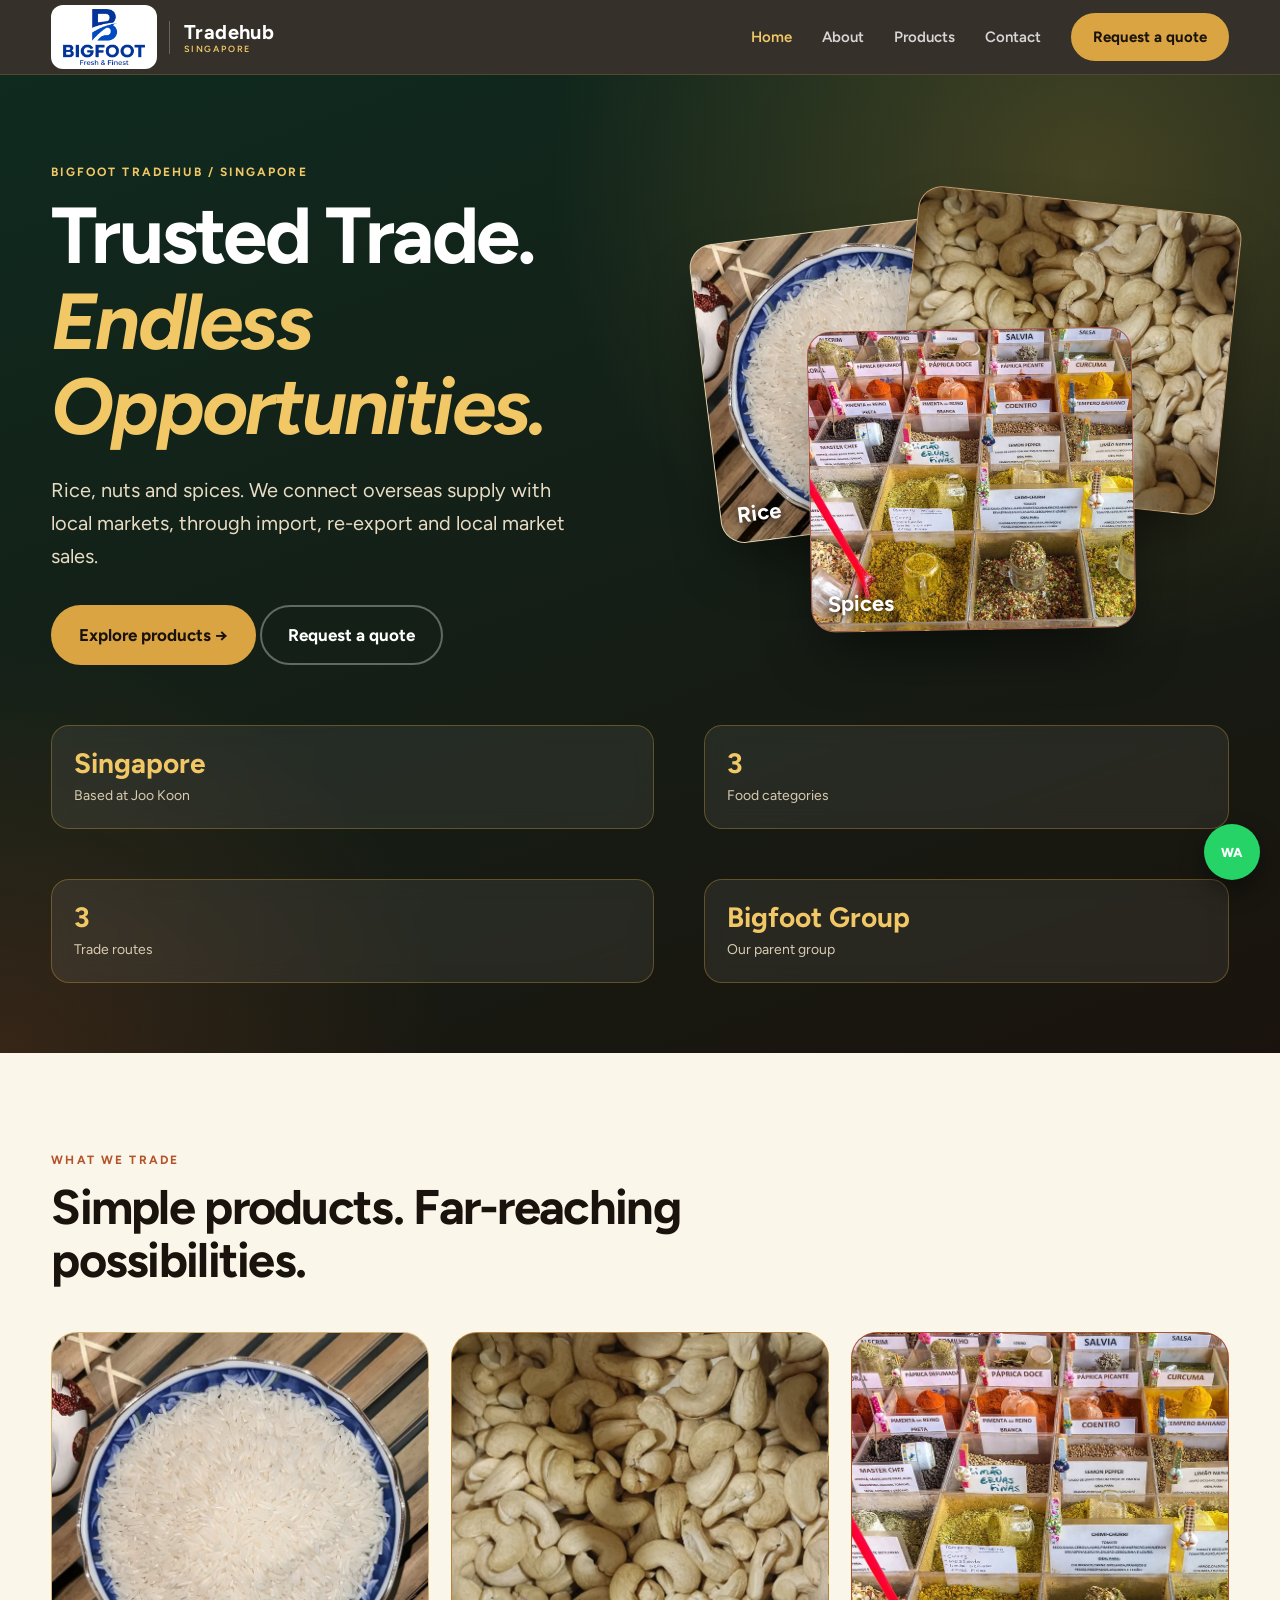
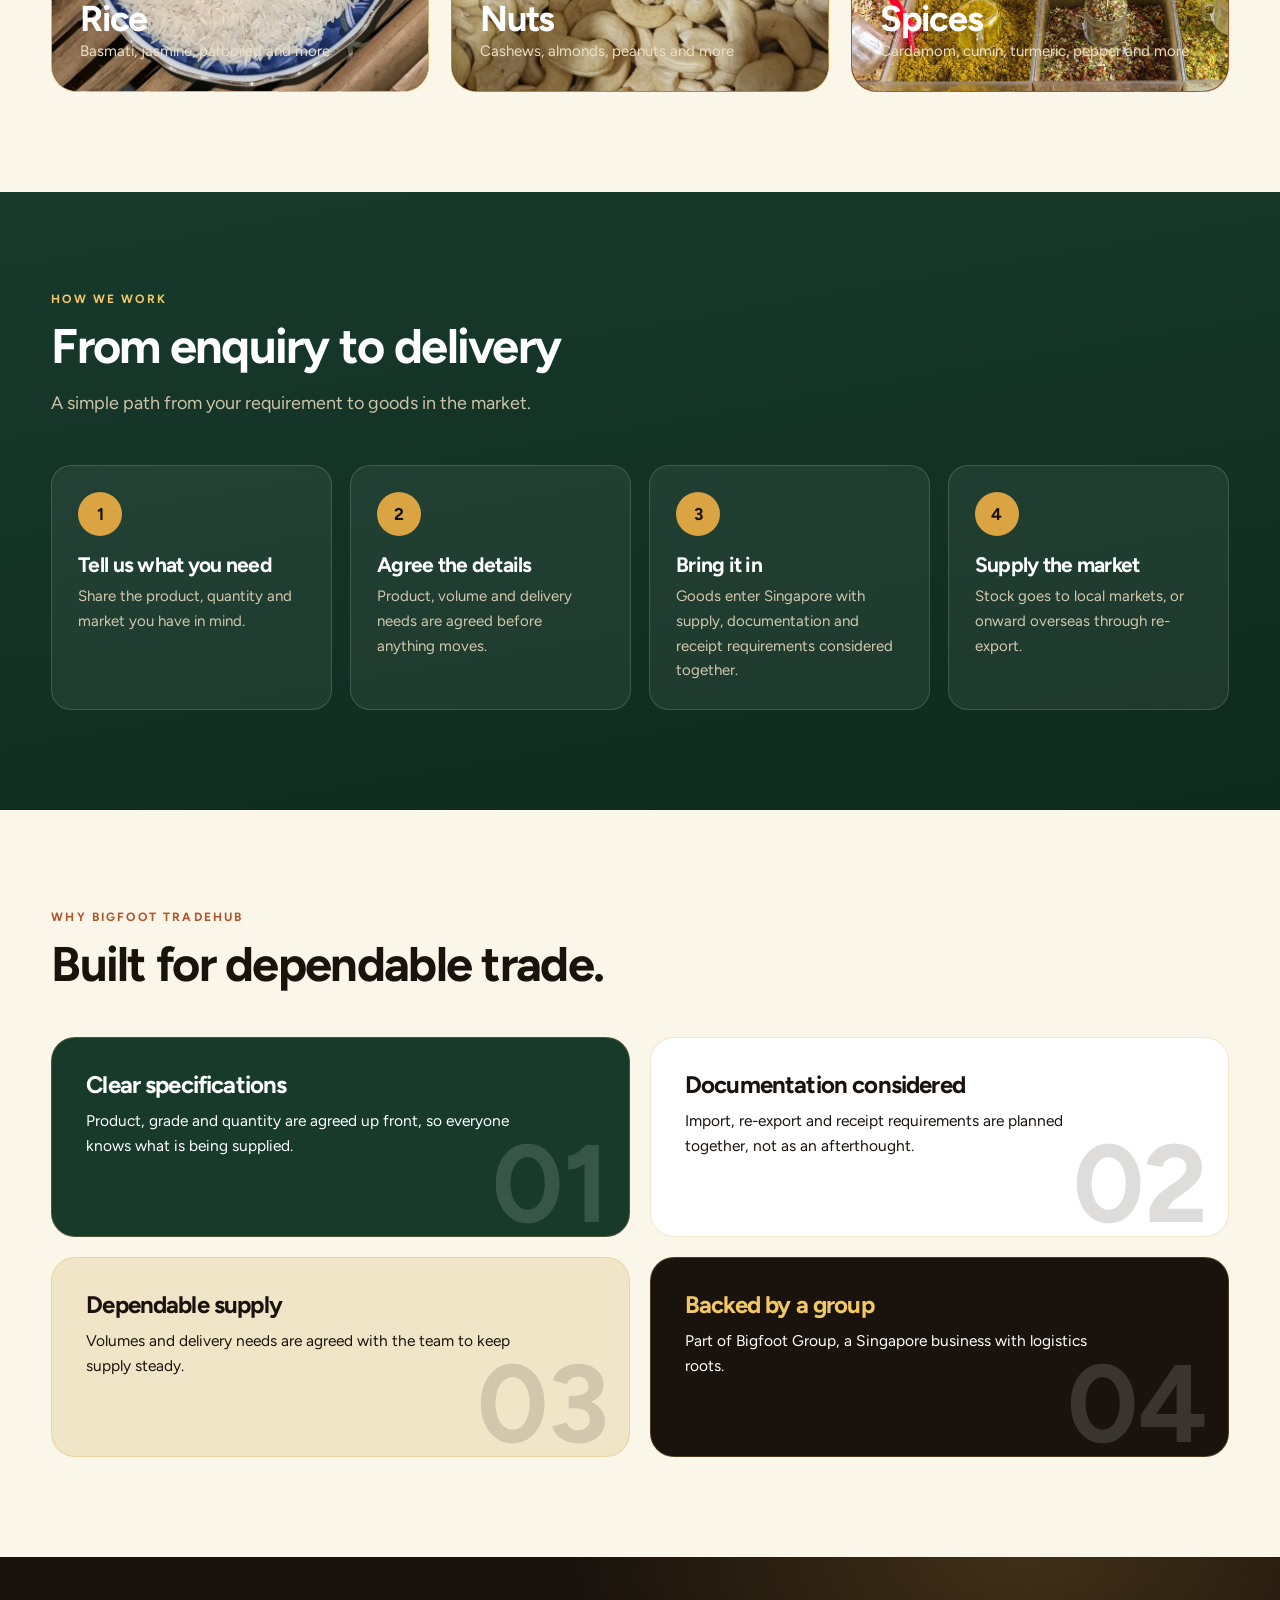
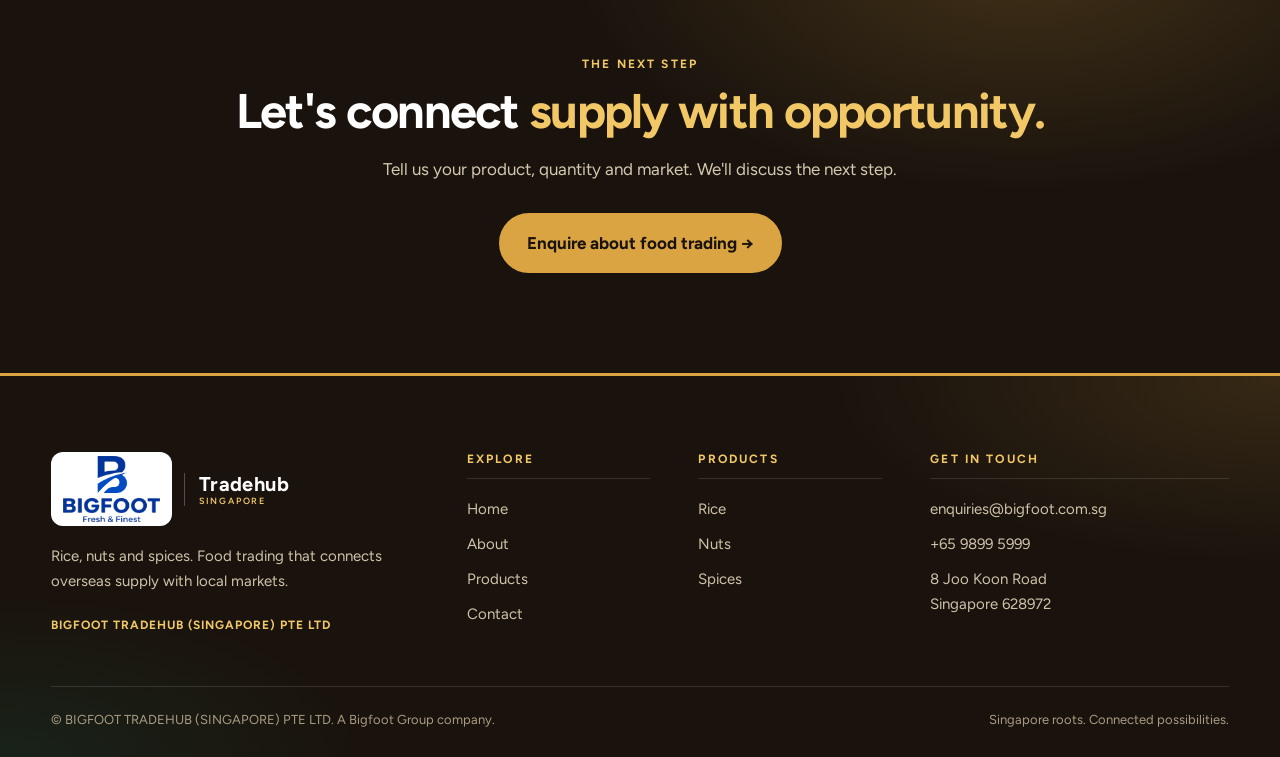
<file: index.html>
<!doctype html><html lang="en"><head><meta charset="utf-8"><meta name="viewport" content="width=device-width,initial-scale=1"><title>Rice, Nuts & Spices Trading in Singapore | Bigfoot Tradehub</title><meta name="description" content="Bigfoot Tradehub trades rice, nuts and spices: import, re-export and local market sales in Singapore."><meta name="theme-color" content="#120d09"><link rel="preconnect" href="https://fonts.googleapis.com"><link rel="preconnect" href="https://fonts.gstatic.com" crossorigin><link href="https://fonts.googleapis.com/css2?family=Figtree:wght@400;500;600;700;800&display=swap" rel="stylesheet"><link rel="stylesheet" href="styles.css"></head><body>
<header><div class="w"><a class="brand" href="index.html" aria-label="Bigfoot Tradehub home"><span class="lg"><img src="assets/images/bigfoot-tradehub-logo.png" alt="Bigfoot Tradehub"></span><span class="bt">Tradehub<small>SINGAPORE</small></span></a><button class="mt" aria-label="Menu" aria-expanded="false">&#9776;</button><nav><a href="index.html" class=on>Home</a><a href="about.html">About</a><a href="products.html">Products</a><a href="contact.html">Contact</a><a class="btn" href="contact.html">Request a quote</a></nav></div></header>
<main><section class="hero"><div class="w"><div><span class="k">Bigfoot Tradehub / Singapore</span><h1>Trusted Trade. <em>Endless Opportunities.</em></h1><p class="l">Rice, nuts and spices. We connect overseas supply with local markets, through import, re-export and local market sales.</p><a class="btn" href="products.html">Explore products &rarr;</a> <a class="btn o" href="contact.html">Request a quote</a></div>
<div class="stack" aria-hidden="true"><div><img src="assets/images/trading-rice.webp" alt="Rice" loading="lazy" onerror="this.remove()"><span>Rice</span></div><div><img src="assets/images/trading-nuts.webp" alt="Nuts" loading="lazy" onerror="this.remove()"><span>Nuts</span></div><div><img src="assets/images/trading-spices.webp" alt="Spices" loading="lazy" onerror="this.remove()"><span>Spices</span></div></div></div>
<div class="w facts"><div><b>Singapore</b><small>Based at Joo Koon</small></div><div><b>3</b><small>Food categories</small></div><div><b>3</b><small>Trade routes</small></div><div><b>Bigfoot Group</b><small>Our parent group</small></div></div></section>
<section><div class="w"><div class="hd rv"><span class="k">What we trade</span><h2>Simple products. Far-reaching possibilities.</h2></div><div class="tiles">
<a class="tile t1 rv" href="products.html?cat=rice"><img src="assets/images/trading-rice.webp" alt="Rice" loading="lazy" onerror="this.remove()"><h3>Rice</h3><p>Basmati, jasmine, parboiled and more</p></a><a class="tile t2 rv" href="products.html?cat=nuts"><img src="assets/images/trading-nuts.webp" alt="Cashew nuts" loading="lazy" onerror="this.remove()"><h3>Nuts</h3><p>Cashews, almonds, peanuts and more</p></a><a class="tile t3 rv" href="products.html?cat=spices"><img src="assets/images/trading-spices.webp" alt="Spices" loading="lazy" onerror="this.remove()"><h3>Spices</h3><p>Cardamom, cumin, turmeric, pepper and more</p></a></div></div></section>
<section class="dark"><div class="w"><div class="hd rv"><span class="k">How we work</span><h2>From enquiry to delivery</h2><p>A simple path from your requirement to goods in the market.</p></div><div class="steps">
<div class="rv"><b>1</b><h3>Tell us what you need</h3><p>Share the product, quantity and market you have in mind.</p></div><div class="rv"><b>2</b><h3>Agree the details</h3><p>Product, volume and delivery needs are agreed before anything moves.</p></div><div class="rv"><b>3</b><h3>Bring it in</h3><p>Goods enter Singapore with supply, documentation and receipt requirements considered together.</p></div><div class="rv"><b>4</b><h3>Supply the market</h3><p>Stock goes to local markets, or onward overseas through re-export.</p></div></div></div></section>
<section><div class="w"><div class="hd rv"><span class="k">Why Bigfoot Tradehub</span><h2>Built for dependable trade.</h2></div><div class="pil">
<div class="rv" data-n="01"><h3>Clear specifications</h3><p>Product, grade and quantity are agreed up front, so everyone knows what is being supplied.</p></div><div class="rv" data-n="02"><h3>Documentation considered</h3><p>Import, re-export and receipt requirements are planned together, not as an afterthought.</p></div><div class="rv" data-n="03"><h3>Dependable supply</h3><p>Volumes and delivery needs are agreed with the team to keep supply steady.</p></div><div class="rv" data-n="04"><h3>Backed by a group</h3><p>Part of Bigfoot Group, a Singapore business with logistics roots.</p></div></div></div></section>
<section class="cta"><div class="w rv"><span class="k" style="color:var(--gold2)">The next step</span><h2>Let's connect <em>supply with opportunity.</em></h2><p>Tell us your product, quantity and market. We'll discuss the next step.</p><a class="btn" href="contact.html">Enquire about food trading &rarr;</a></div></section></main>
<a class="wa" href="https://wa.me/6598995999?text=Hello%20Bigfoot%20Tradehub%2C%20I%27d%20like%20to%20enquire." aria-label="WhatsApp">WA</a>
<footer><div class="w fg"><div class="fa"><a class="brand" href="index.html" aria-label="Bigfoot Tradehub home"><span class="lg"><img src="assets/images/bigfoot-tradehub-logo.png" alt="Bigfoot Tradehub"></span><span class="bt">Tradehub<small>SINGAPORE</small></span></a><p>Rice, nuts and spices. Food trading that connects overseas supply with local markets.</p><div class="lgl">BIGFOOT TRADEHUB (SINGAPORE) PTE LTD</div></div><div class="fc"><h4>Explore</h4><a href="index.html">Home</a><a href="about.html">About</a><a href="products.html">Products</a><a href="contact.html">Contact</a></div><div class="fc"><h4>Products</h4><a href="products.html?cat=rice">Rice</a><a href="products.html?cat=nuts">Nuts</a><a href="products.html?cat=spices">Spices</a></div><div class="fc"><h4>Get in touch</h4><a href="mailto:enquiries@bigfoot.com.sg">enquiries@bigfoot.com.sg</a><a href="tel:+6598995999">+65 9899 5999</a><p>8 Joo Koon Road<br>Singapore 628972</p></div></div><div class="w fb"><span>&copy; BIGFOOT TRADEHUB (SINGAPORE) PTE LTD. A Bigfoot Group company.</span><span>Singapore roots. Connected possibilities.</span></div></footer><script src="script.js" defer></script></body></html>
</file>
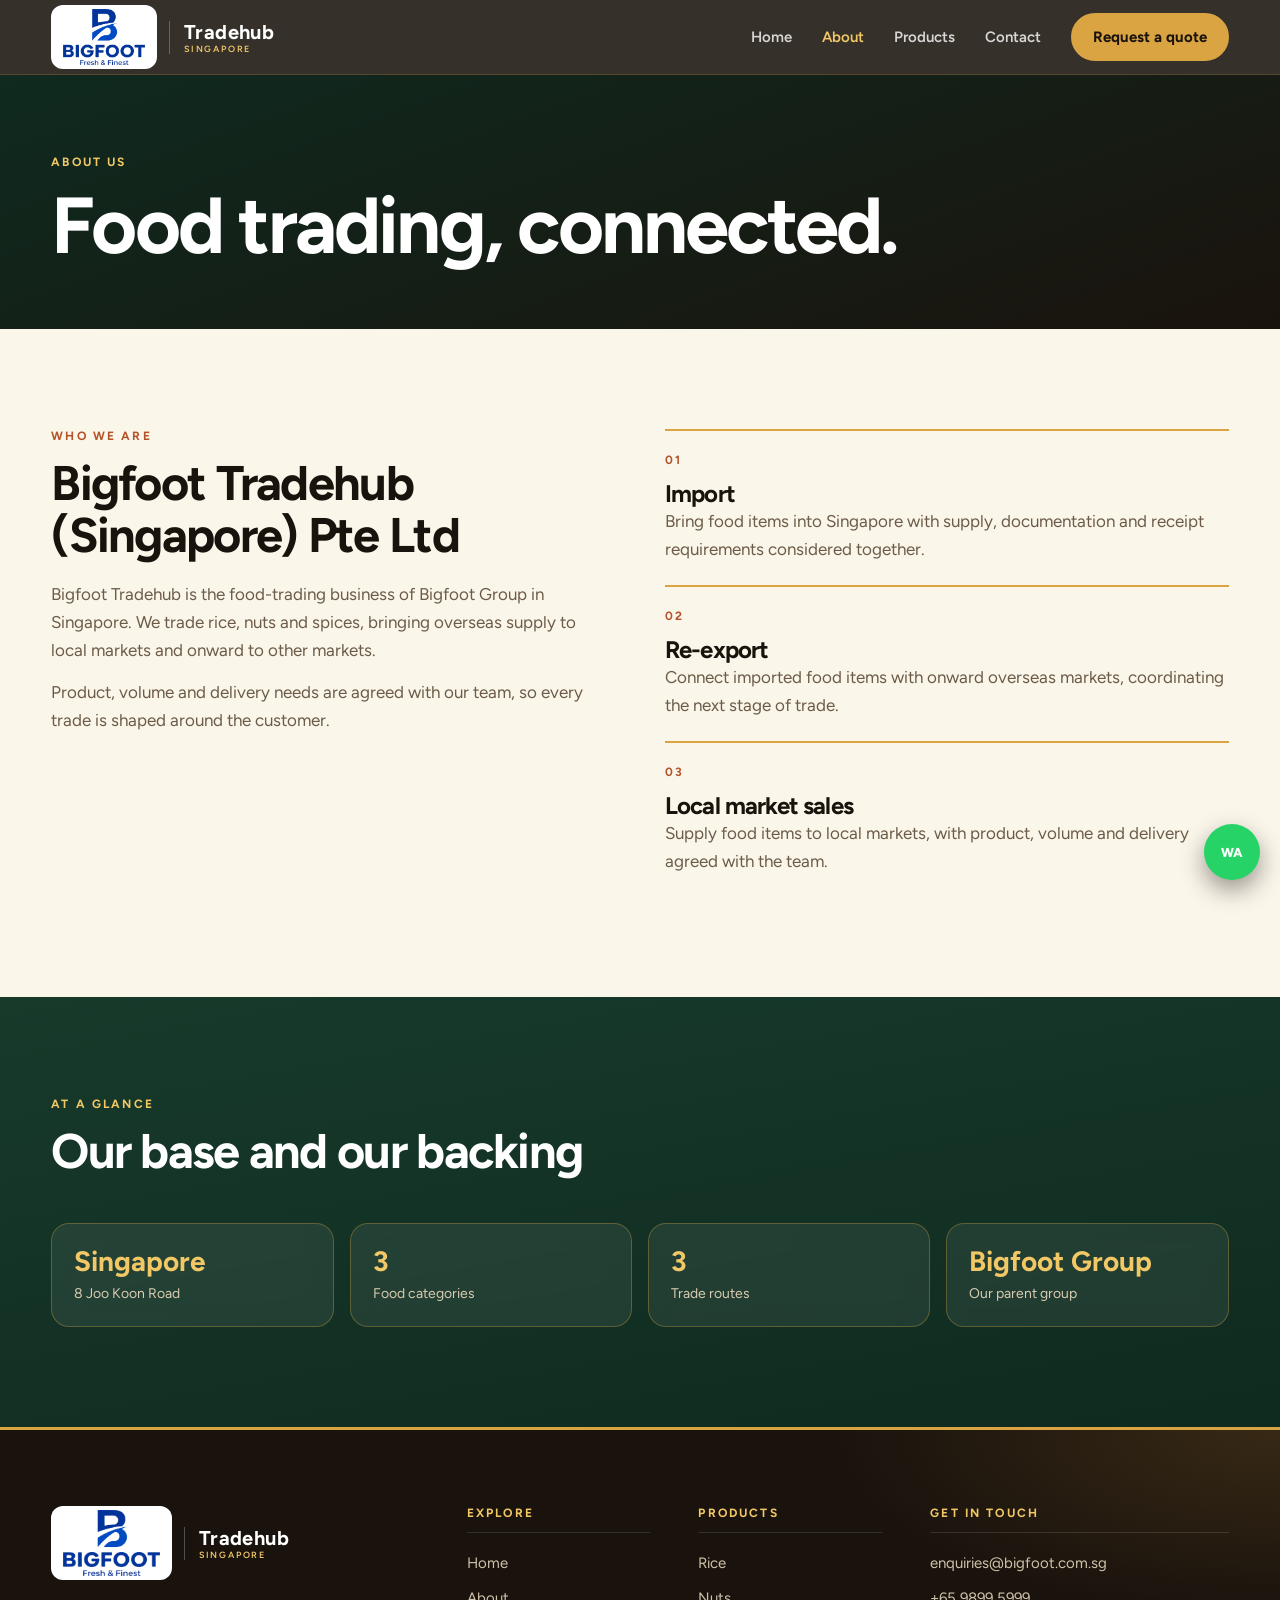
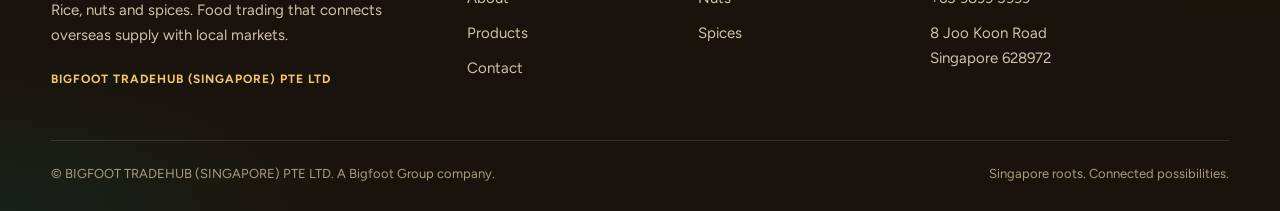
<file: about.html>
<!doctype html><html lang="en"><head><meta charset="utf-8"><meta name="viewport" content="width=device-width,initial-scale=1"><title>About | Bigfoot Tradehub</title><meta name="description" content="About Bigfoot Tradehub (Singapore) Pte Ltd, a Bigfoot Group food-trading company."><meta name="theme-color" content="#120d09"><link rel="preconnect" href="https://fonts.googleapis.com"><link rel="preconnect" href="https://fonts.gstatic.com" crossorigin><link href="https://fonts.googleapis.com/css2?family=Figtree:wght@400;500;600;700;800&display=swap" rel="stylesheet"><link rel="stylesheet" href="styles.css"></head><body>
<header><div class="w"><a class="brand" href="index.html" aria-label="Bigfoot Tradehub home"><span class="lg"><img src="assets/images/bigfoot-tradehub-logo.png" alt="Bigfoot Tradehub"></span><span class="bt">Tradehub<small>SINGAPORE</small></span></a><button class="mt" aria-label="Menu" aria-expanded="false">&#9776;</button><nav><a href="index.html">Home</a><a href="about.html" class=on>About</a><a href="products.html">Products</a><a href="contact.html">Contact</a><a class="btn" href="contact.html">Request a quote</a></nav></div></header>
<main><section class="ph"><div class="w"><span class="k">About us</span><h1>Food trading, connected.</h1></div></section>
<section><div class="w two"><div class="rv"><span class="k">Who we are</span><h2>Bigfoot Tradehub (Singapore) Pte Ltd</h2><p style="margin-top:18px;color:var(--mut)">Bigfoot Tradehub is the food-trading business of Bigfoot Group in Singapore. We trade rice, nuts and spices, bringing overseas supply to local markets and onward to other markets.</p><p style="margin-top:14px;color:var(--mut)">Product, volume and delivery needs are agreed with our team, so every trade is shaped around the customer.</p></div>
<div class="rt rv"><article><span class="k">01</span><h3>Import</h3><p>Bring food items into Singapore with supply, documentation and receipt requirements considered together.</p></article><article><span class="k">02</span><h3>Re-export</h3><p>Connect imported food items with onward overseas markets, coordinating the next stage of trade.</p></article><article><span class="k">03</span><h3>Local market sales</h3><p>Supply food items to local markets, with product, volume and delivery agreed with the team.</p></article></div></div></section>
<section class="dark"><div class="w"><div class="hd"><span class="k">At a glance</span><h2>Our base and our backing</h2></div><div class="facts" style="margin:0"><div><b>Singapore</b><small>8 Joo Koon Road</small></div><div><b>3</b><small>Food categories</small></div><div><b>3</b><small>Trade routes</small></div><div><b>Bigfoot Group</b><small>Our parent group</small></div></div></div></section></main>
<a class="wa" href="https://wa.me/6598995999?text=Hello%20Bigfoot%20Tradehub%2C%20I%27d%20like%20to%20enquire." aria-label="WhatsApp">WA</a>
<footer><div class="w fg"><div class="fa"><a class="brand" href="index.html" aria-label="Bigfoot Tradehub home"><span class="lg"><img src="assets/images/bigfoot-tradehub-logo.png" alt="Bigfoot Tradehub"></span><span class="bt">Tradehub<small>SINGAPORE</small></span></a><p>Rice, nuts and spices. Food trading that connects overseas supply with local markets.</p><div class="lgl">BIGFOOT TRADEHUB (SINGAPORE) PTE LTD</div></div><div class="fc"><h4>Explore</h4><a href="index.html">Home</a><a href="about.html">About</a><a href="products.html">Products</a><a href="contact.html">Contact</a></div><div class="fc"><h4>Products</h4><a href="products.html?cat=rice">Rice</a><a href="products.html?cat=nuts">Nuts</a><a href="products.html?cat=spices">Spices</a></div><div class="fc"><h4>Get in touch</h4><a href="mailto:enquiries@bigfoot.com.sg">enquiries@bigfoot.com.sg</a><a href="tel:+6598995999">+65 9899 5999</a><p>8 Joo Koon Road<br>Singapore 628972</p></div></div><div class="w fb"><span>&copy; BIGFOOT TRADEHUB (SINGAPORE) PTE LTD. A Bigfoot Group company.</span><span>Singapore roots. Connected possibilities.</span></div></footer><script src="script.js" defer></script></body></html>
</file>
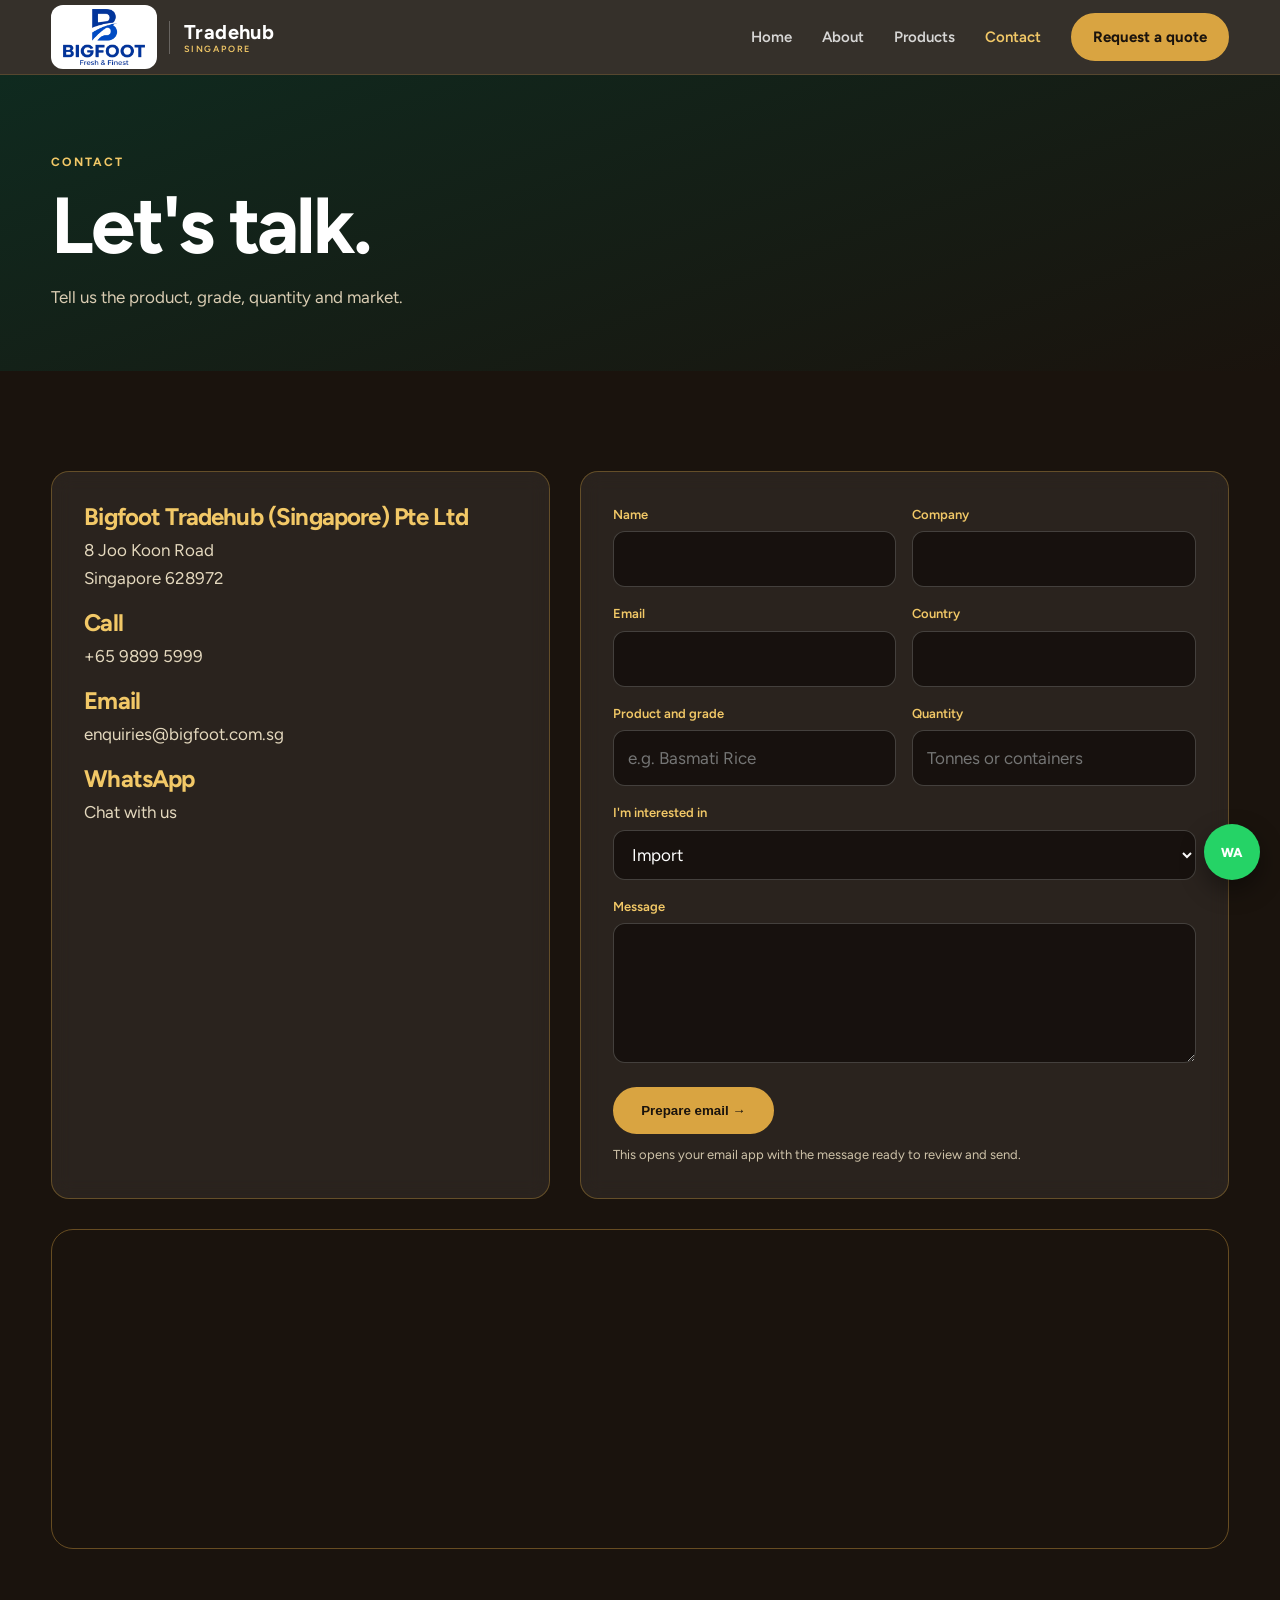
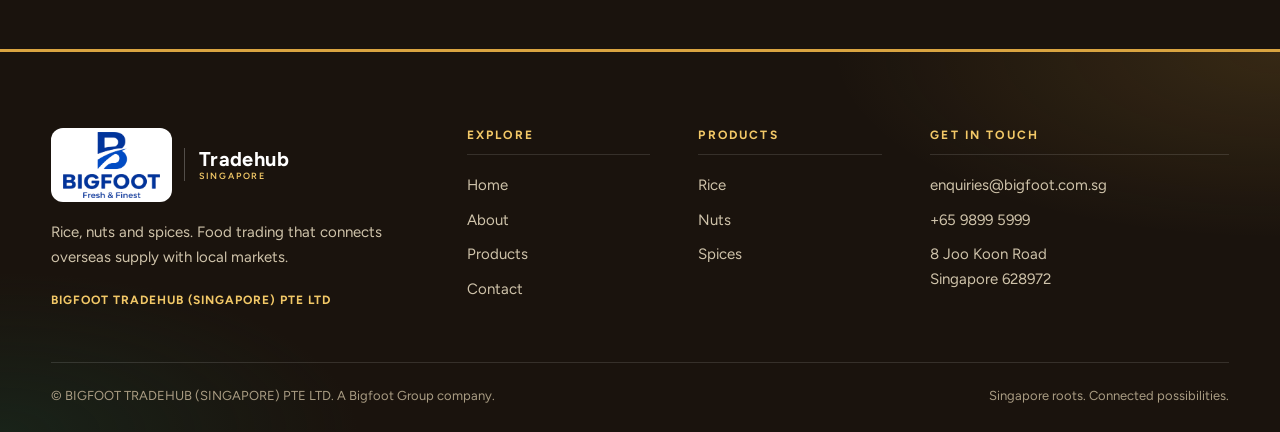
<file: contact.html>
<!doctype html><html lang="en"><head><meta charset="utf-8"><meta name="viewport" content="width=device-width,initial-scale=1"><title>Contact | Bigfoot Tradehub</title><meta name="description" content="Enquire about rice, nuts and spices with Bigfoot Tradehub."><meta name="theme-color" content="#120d09"><link rel="preconnect" href="https://fonts.googleapis.com"><link rel="preconnect" href="https://fonts.gstatic.com" crossorigin><link href="https://fonts.googleapis.com/css2?family=Figtree:wght@400;500;600;700;800&display=swap" rel="stylesheet"><link rel="stylesheet" href="styles.css"></head><body>
<header><div class="w"><a class="brand" href="index.html" aria-label="Bigfoot Tradehub home"><span class="lg"><img src="assets/images/bigfoot-tradehub-logo.png" alt="Bigfoot Tradehub"></span><span class="bt">Tradehub<small>SINGAPORE</small></span></a><button class="mt" aria-label="Menu" aria-expanded="false">&#9776;</button><nav><a href="index.html">Home</a><a href="about.html">About</a><a href="products.html">Products</a><a href="contact.html" class=on>Contact</a><a class="btn" href="contact.html">Request a quote</a></nav></div></header>
<main><section class="ph"><div class="w"><span class="k">Contact</span><h1>Let's talk.</h1><p style="color:#d9ccb2;margin-top:14px">Tell us the product, grade, quantity and market.</p></div></section><section class="dark" style="background:var(--ink)"><div class="w"><div class="cf"><div class="gl"><h3>Bigfoot Tradehub (Singapore) Pte Ltd</h3><p>8 Joo Koon Road<br>Singapore 628972</p><h3>Call</h3><a href="tel:+6598995999">+65 9899 5999</a><h3>Email</h3><a href="mailto:enquiries@bigfoot.com.sg">enquiries@bigfoot.com.sg</a><h3>WhatsApp</h3><a href="https://wa.me/6598995999">Chat with us</a></div>
<form class="gl" id="enq"><div><label for="name">Name</label><input id="name" name="name" required autocomplete="name"></div><div><label for="company">Company</label><input id="company" name="company" autocomplete="organization"></div><div><label for="email">Email</label><input id="email" name="email" type="email" required autocomplete="email"></div><div><label for="country">Country</label><input id="country" name="country" autocomplete="country-name"></div><div><label for="product">Product and grade</label><input id="product" name="product" placeholder="e.g. Basmati Rice"></div><div><label for="qty">Quantity</label><input id="qty" name="qty" placeholder="Tonnes or containers"></div><div class="f"><label for="route">I'm interested in</label><select id="route" name="route"><option>Import</option><option>Re-export</option><option>Local market sales</option></select></div><div class="f"><label for="msg">Message</label><textarea id="msg" name="msg" rows="4" required></textarea></div><div class="f"><button class="btn" type="submit">Prepare email &rarr;</button><p style="font-size:13px;margin-top:10px;color:#cfc3aa">This opens your email app with the message ready to review and send.</p></div></form></div>
<div class="map"><iframe title="Map" loading="lazy" src="https://maps.google.com/maps?q=8%20Joo%20Koon%20Road%20Singapore%20628972&output=embed"></iframe></div></div></section></main>
<a class="wa" href="https://wa.me/6598995999?text=Hello%20Bigfoot%20Tradehub%2C%20I%27d%20like%20to%20enquire." aria-label="WhatsApp">WA</a>
<footer><div class="w fg"><div class="fa"><a class="brand" href="index.html" aria-label="Bigfoot Tradehub home"><span class="lg"><img src="assets/images/bigfoot-tradehub-logo.png" alt="Bigfoot Tradehub"></span><span class="bt">Tradehub<small>SINGAPORE</small></span></a><p>Rice, nuts and spices. Food trading that connects overseas supply with local markets.</p><div class="lgl">BIGFOOT TRADEHUB (SINGAPORE) PTE LTD</div></div><div class="fc"><h4>Explore</h4><a href="index.html">Home</a><a href="about.html">About</a><a href="products.html">Products</a><a href="contact.html">Contact</a></div><div class="fc"><h4>Products</h4><a href="products.html?cat=rice">Rice</a><a href="products.html?cat=nuts">Nuts</a><a href="products.html?cat=spices">Spices</a></div><div class="fc"><h4>Get in touch</h4><a href="mailto:enquiries@bigfoot.com.sg">enquiries@bigfoot.com.sg</a><a href="tel:+6598995999">+65 9899 5999</a><p>8 Joo Koon Road<br>Singapore 628972</p></div></div><div class="w fb"><span>&copy; BIGFOOT TRADEHUB (SINGAPORE) PTE LTD. A Bigfoot Group company.</span><span>Singapore roots. Connected possibilities.</span></div></footer><script src="script.js" defer></script></body></html>
</file>
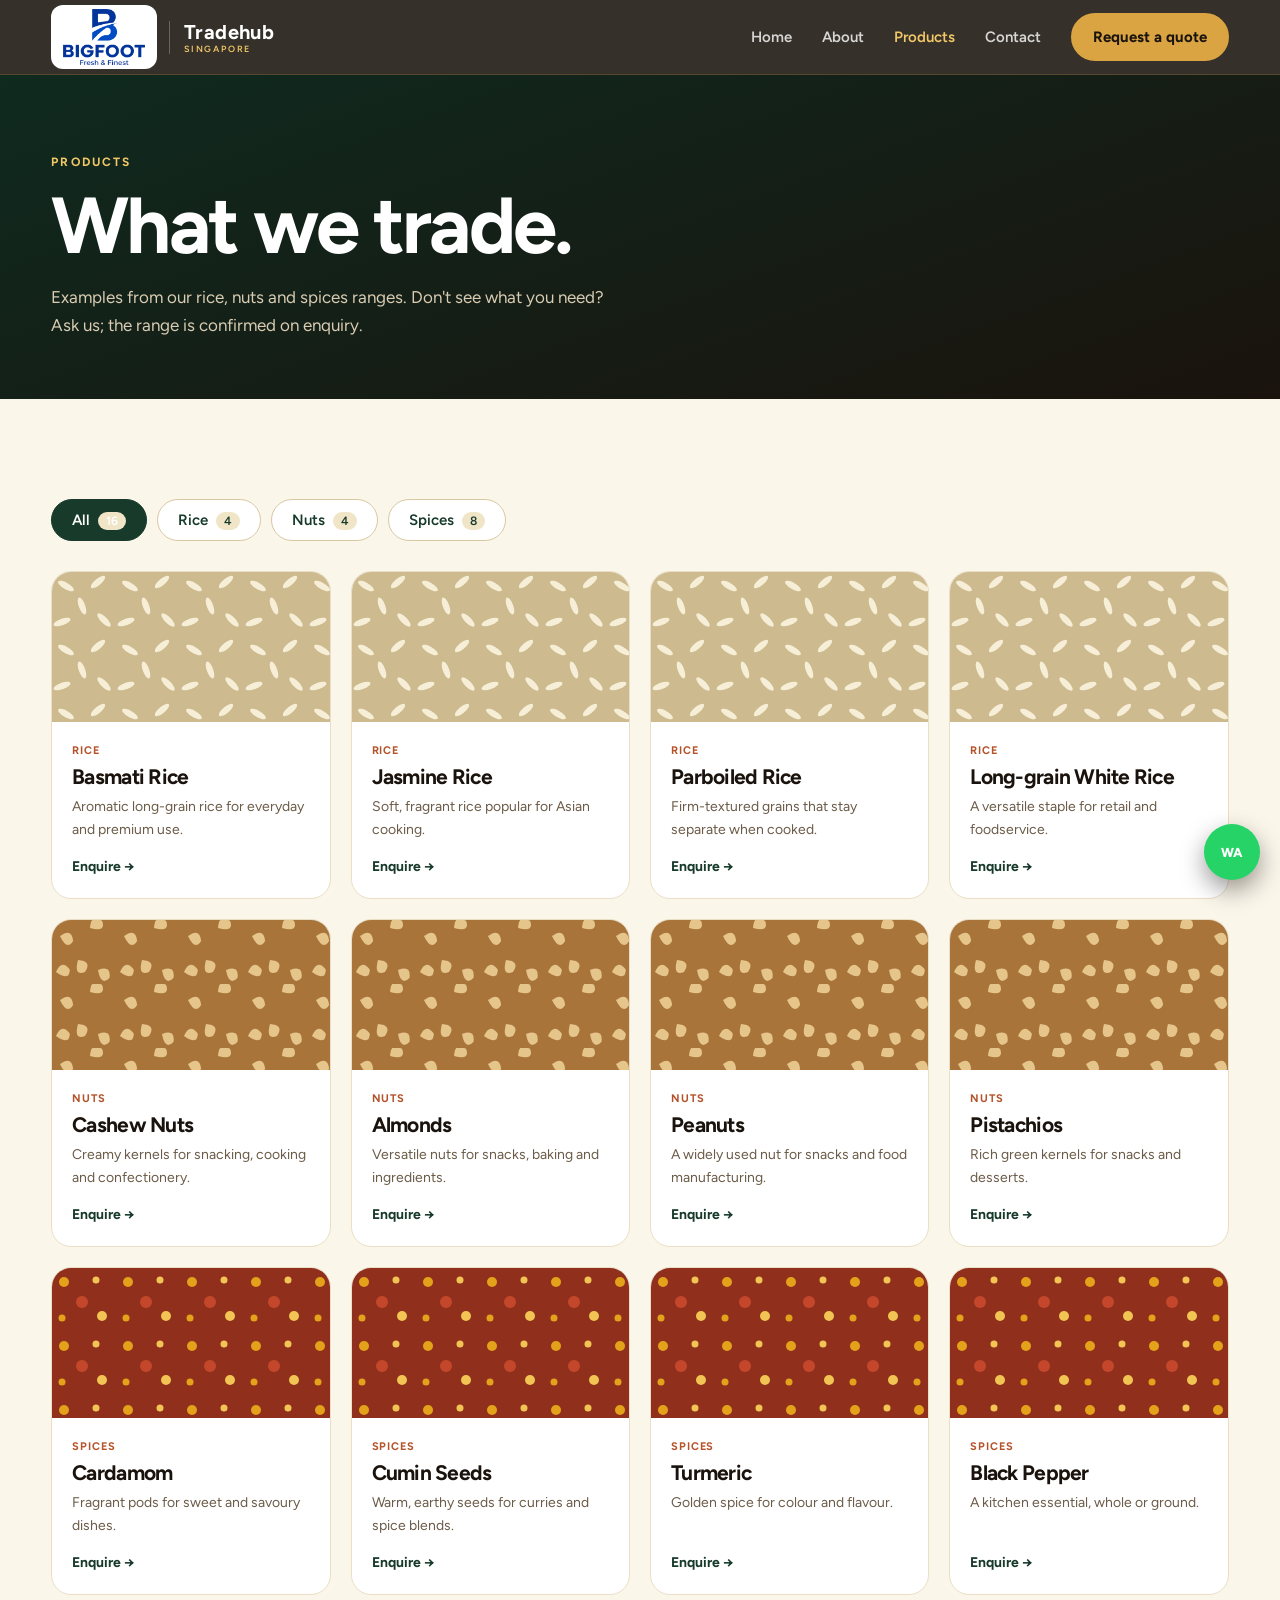
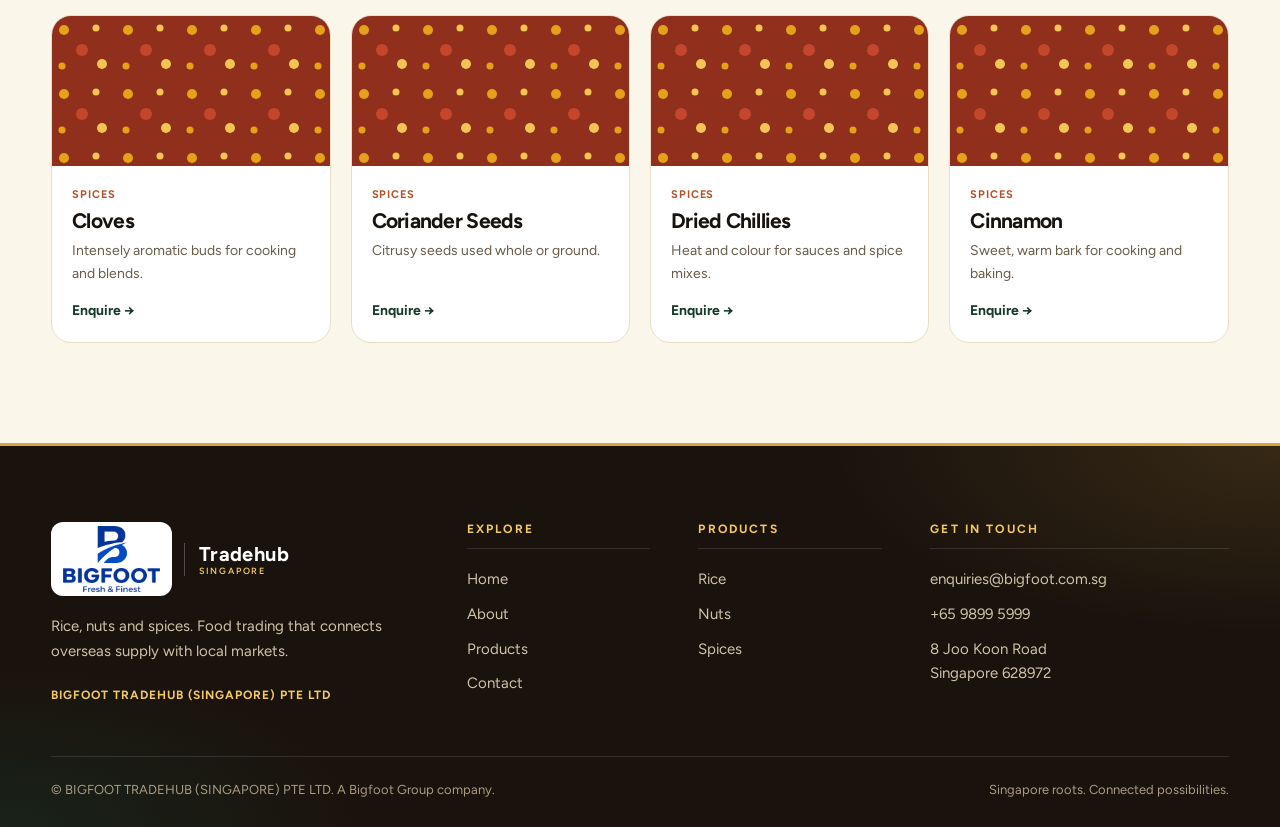
<file: products.html>
<!doctype html><html lang="en"><head><meta charset="utf-8"><meta name="viewport" content="width=device-width,initial-scale=1"><title>Products | Bigfoot Tradehub</title><meta name="description" content="Rice, nuts and spices traded by Bigfoot Tradehub."><meta name="theme-color" content="#120d09"><link rel="preconnect" href="https://fonts.googleapis.com"><link rel="preconnect" href="https://fonts.gstatic.com" crossorigin><link href="https://fonts.googleapis.com/css2?family=Figtree:wght@400;500;600;700;800&display=swap" rel="stylesheet"><link rel="stylesheet" href="styles.css"></head><body>
<header><div class="w"><a class="brand" href="index.html" aria-label="Bigfoot Tradehub home"><span class="lg"><img src="assets/images/bigfoot-tradehub-logo.png" alt="Bigfoot Tradehub"></span><span class="bt">Tradehub<small>SINGAPORE</small></span></a><button class="mt" aria-label="Menu" aria-expanded="false">&#9776;</button><nav><a href="index.html">Home</a><a href="about.html">About</a><a href="products.html" class=on>Products</a><a href="contact.html">Contact</a><a class="btn" href="contact.html">Request a quote</a></nav></div></header>
<main><section class="ph"><div class="w"><span class="k">Products</span><h1>What we trade.</h1><p style="color:#d9ccb2;margin-top:14px;max-width:560px">Examples from our rice, nuts and spices ranges. Don't see what you need? Ask us; the range is confirmed on enquiry.</p></div></section><section><div class="w"><div class="tabs" id="tabs"></div><div class="grid" id="grid"></div></div></section></main>
<a class="wa" href="https://wa.me/6598995999?text=Hello%20Bigfoot%20Tradehub%2C%20I%27d%20like%20to%20enquire." aria-label="WhatsApp">WA</a>
<footer><div class="w fg"><div class="fa"><a class="brand" href="index.html" aria-label="Bigfoot Tradehub home"><span class="lg"><img src="assets/images/bigfoot-tradehub-logo.png" alt="Bigfoot Tradehub"></span><span class="bt">Tradehub<small>SINGAPORE</small></span></a><p>Rice, nuts and spices. Food trading that connects overseas supply with local markets.</p><div class="lgl">BIGFOOT TRADEHUB (SINGAPORE) PTE LTD</div></div><div class="fc"><h4>Explore</h4><a href="index.html">Home</a><a href="about.html">About</a><a href="products.html">Products</a><a href="contact.html">Contact</a></div><div class="fc"><h4>Products</h4><a href="products.html?cat=rice">Rice</a><a href="products.html?cat=nuts">Nuts</a><a href="products.html?cat=spices">Spices</a></div><div class="fc"><h4>Get in touch</h4><a href="mailto:enquiries@bigfoot.com.sg">enquiries@bigfoot.com.sg</a><a href="tel:+6598995999">+65 9899 5999</a><p>8 Joo Koon Road<br>Singapore 628972</p></div></div><div class="w fb"><span>&copy; BIGFOOT TRADEHUB (SINGAPORE) PTE LTD. A Bigfoot Group company.</span><span>Singapore roots. Connected possibilities.</span></div></footer><script src="script.js" defer></script></body></html>
</file>
<file: styles.css>
:root{--ink:#1a130d;--g:#173a2b;--g2:#0f2a1f;--gold:#d9a441;--gold2:#f2c867;--cream:#fbf6ea;--sand:#f1e5c8;--terra:#b4532a;--mut:#6b5b48;--serif:'Figtree',system-ui,-apple-system,'Segoe UI',Arial,sans-serif;--sans:'Figtree',system-ui,sans-serif}
*{box-sizing:border-box;margin:0}html{scroll-behavior:smooth}body{font:17px/1.65 var(--sans);color:var(--ink);background:var(--cream)}
a{color:inherit;text-decoration:none}img{max-width:100%;display:block}.w{width:min(1180px,92%);margin:auto}
h1,h2,h3{font-family:var(--serif);font-weight:700;line-height:1.08;letter-spacing:-.035em}h1{font-size:clamp(42px,6.2vw,84px)}h2{font-size:clamp(30px,3.8vw,50px)}h3{font-size:24px}
.k{font:700 12px var(--sans);letter-spacing:.18em;text-transform:uppercase;color:var(--terra);margin-bottom:14px;display:block}
.btn{display:inline-flex;gap:10px;align-items:center;padding:14px 26px;border-radius:99px;background:var(--gold);color:var(--ink);font-weight:700;border:2px solid var(--gold);transition:.25s}.btn:hover{background:var(--gold2);transform:translateY(-2px)}.btn.o{background:transparent;color:#fff;border-color:#ffffff55}.btn.o:hover{border-color:var(--gold);color:var(--gold2)}
header{position:sticky;top:0;z-index:50;background:#120d09d9;backdrop-filter:blur(14px);border-bottom:1px solid #d9a44133;color:#fff}header .w{display:flex;align-items:center;justify-content:space-between;height:74px}
.brand{display:flex;align-items:center;gap:12px;font:700 20px var(--serif);letter-spacing:.02em}.brand .lg{background:#fff;border-radius:12px;padding:4px 12px;display:grid;place-items:center}.brand .lg img{height:56px;width:auto}.brand .bt{padding-left:14px;border-left:1px solid #ffffff40;line-height:1.1}.brand small{display:block;font:600 9px var(--sans);letter-spacing:.2em;color:var(--gold2)}
nav{display:flex;gap:30px;align-items:center;font-weight:600;font-size:15px}nav a:not(.btn){opacity:.8}nav a:hover,nav a.on{opacity:1;color:var(--gold2)}nav .btn{padding:10px 20px}.mt{display:none;background:none;border:1px solid #fff4;color:#fff;border-radius:8px;padding:8px 12px;font-size:20px}
.hero{background:radial-gradient(60% 70% at 85% 10%,#d9a44140,transparent 70%),radial-gradient(50% 60% at 0 100%,#b4532a33,transparent 70%),linear-gradient(160deg,var(--g2),var(--ink));color:#fff;padding:90px 0 70px;overflow:hidden}
.hero .w{display:grid;grid-template-columns:1.15fr 1fr;gap:50px;align-items:center}.hero h1 em{font-style:italic;color:var(--gold2)}.hero p.l{font-size:20px;color:#e8dcc4;max-width:540px;margin:24px 0 32px}.hero .k{color:var(--gold2)}
.stack{position:relative;height:430px}.stack div{position:absolute;width:62%;height:70%;border-radius:24px;border:1px solid #ffffff40;box-shadow:0 30px 60px -20px #000a;overflow:hidden;background-size:64px;transition:.5s}
.stack div:nth-child(1){left:0;top:6%;transform:rotate(-7deg);background-image:url("data:image/svg+xml,%3Csvg%20xmlns%3D%27http%3A//www.w3.org/2000/svg%27%20width%3D%2764%27%20height%3D%2764%27%3E%3Crect%20width%3D%2764%27%20height%3D%2764%27%20fill%3D%27%23cdbb8f%27/%3E%3Cellipse%20cx%3D%2714%27%20cy%3D%2714%27%20rx%3D%279%27%20ry%3D%273.2%27%20fill%3D%27%23f6eed6%27%20transform%3D%27rotate%2830%2014%2014%29%27/%3E%3Cellipse%20cx%3D%2746%27%20cy%3D%2710%27%20rx%3D%279%27%20ry%3D%273.2%27%20fill%3D%27%23f6eed6%27%20transform%3D%27rotate%28-40%2046%2010%29%27/%3E%3Cellipse%20cx%3D%2730%27%20cy%3D%2734%27%20rx%3D%279%27%20ry%3D%273.2%27%20fill%3D%27%23f6eed6%27%20transform%3D%27rotate%2870%2030%2034%29%27/%3E%3Cellipse%20cx%3D%2710%27%20cy%3D%2750%27%20rx%3D%279%27%20ry%3D%273.2%27%20fill%3D%27%23f6eed6%27%20transform%3D%27rotate%28-20%2010%2050%29%27/%3E%3Cellipse%20cx%3D%2752%27%20cy%3D%2748%27%20rx%3D%279%27%20ry%3D%273.2%27%20fill%3D%27%23f6eed6%27%20transform%3D%27rotate%2845%2052%2048%29%27/%3E%3C/svg%3E")}.stack div:nth-child(2){right:0;top:0;transform:rotate(6deg);background-image:url("data:image/svg+xml,%3Csvg%20xmlns%3D%27http%3A//www.w3.org/2000/svg%27%20width%3D%2764%27%20height%3D%2764%27%3E%3Crect%20width%3D%2764%27%20height%3D%2764%27%20fill%3D%27%23a8743a%27/%3E%3Cpath%20d%3D%27M8%2016q8-12%2014%200q-2%2012-14%200z%27%20fill%3D%27%23e6c58b%27%20transform%3D%27rotate%2820%208%2016%29%27/%3E%3Cpath%20d%3D%27M38%208q8-12%2014%200q-2%2012-14%200z%27%20fill%3D%27%23e6c58b%27%20transform%3D%27rotate%28-30%2038%208%29%27/%3E%3Cpath%20d%3D%27M26%2040q8-12%2014%200q-2%2012-14%200z%27%20fill%3D%27%23e6c58b%27%20transform%3D%27rotate%2860%2026%2040%29%27/%3E%3Cpath%20d%3D%27M4%2052q8-12%2014%200q-2%2012-14%200z%27%20fill%3D%27%23e6c58b%27%20transform%3D%27rotate%28-10%204%2052%29%27/%3E%3Cpath%20d%3D%27M46%2050q8-12%2014%200q-2%2012-14%200z%27%20fill%3D%27%23e6c58b%27%20transform%3D%27rotate%2835%2046%2050%29%27/%3E%3C/svg%3E")}.stack div:nth-child(3){left:20%;bottom:0;transform:rotate(-1deg);background-image:url("data:image/svg+xml,%3Csvg%20xmlns%3D%27http%3A//www.w3.org/2000/svg%27%20width%3D%2764%27%20height%3D%2764%27%3E%3Crect%20width%3D%2764%27%20height%3D%2764%27%20fill%3D%27%238f2f1c%27/%3E%3Ccircle%20cx%3D%2712%27%20cy%3D%2714%27%20r%3D%275%27%20fill%3D%27%23e3a21a%27/%3E%3Ccircle%20cx%3D%2744%27%20cy%3D%2712%27%20r%3D%273.5%27%20fill%3D%27%23f1c453%27/%3E%3Ccircle%20cx%3D%2730%27%20cy%3D%2734%27%20r%3D%276%27%20fill%3D%27%23c4472b%27/%3E%3Ccircle%20cx%3D%2710%27%20cy%3D%2750%27%20r%3D%273.5%27%20fill%3D%27%23e3a21a%27/%3E%3Ccircle%20cx%3D%2750%27%20cy%3D%2748%27%20r%3D%275%27%20fill%3D%27%23f1c453%27/%3E%3C/svg%3E")}.stack:hover div{transform:rotate(0) scale(.98)}
.stack img,.tile img,.pc img{position:absolute;inset:0;width:100%;height:100%;object-fit:cover}
.stack span{position:absolute;left:16px;bottom:14px;font:700 22px var(--serif);color:#fff;text-shadow:0 2px 10px #000}
.facts{display:grid;grid-template-columns:repeat(4,1fr);gap:16px;margin-top:60px}.facts div,.gl{background:#ffffff12;border:1px solid #d9a44155;border-radius:18px;padding:20px 22px;backdrop-filter:blur(10px)}.facts b{display:block;font:700 28px var(--serif);color:var(--gold2)}.facts small{color:#d9ccb2;font-size:14px}
section{padding:100px 0}.hd{max-width:760px;margin-bottom:46px}.hd p{color:var(--mut);margin-top:16px;font-size:18px}.dark .hd p{color:#cfc3aa}
.tiles{display:grid;grid-template-columns:repeat(3,1fr);gap:22px}.tile{position:relative;min-height:360px;border-radius:26px;overflow:hidden;display:flex;flex-direction:column;justify-content:flex-end;padding:28px;color:#fff;background-size:64px;border:1px solid #d9a44155;transition:.35s}.tile:hover{transform:translateY(-8px)}.tile:after{content:"";position:absolute;inset:0;background:linear-gradient(180deg,transparent 30%,#120d09e6)}.tile *{position:relative;z-index:1}.tile h3{font-size:36px}.tile p{color:#eadfc6;font-size:15px}
.t1{background-image:url("data:image/svg+xml,%3Csvg%20xmlns%3D%27http%3A//www.w3.org/2000/svg%27%20width%3D%2764%27%20height%3D%2764%27%3E%3Crect%20width%3D%2764%27%20height%3D%2764%27%20fill%3D%27%23cdbb8f%27/%3E%3Cellipse%20cx%3D%2714%27%20cy%3D%2714%27%20rx%3D%279%27%20ry%3D%273.2%27%20fill%3D%27%23f6eed6%27%20transform%3D%27rotate%2830%2014%2014%29%27/%3E%3Cellipse%20cx%3D%2746%27%20cy%3D%2710%27%20rx%3D%279%27%20ry%3D%273.2%27%20fill%3D%27%23f6eed6%27%20transform%3D%27rotate%28-40%2046%2010%29%27/%3E%3Cellipse%20cx%3D%2730%27%20cy%3D%2734%27%20rx%3D%279%27%20ry%3D%273.2%27%20fill%3D%27%23f6eed6%27%20transform%3D%27rotate%2870%2030%2034%29%27/%3E%3Cellipse%20cx%3D%2710%27%20cy%3D%2750%27%20rx%3D%279%27%20ry%3D%273.2%27%20fill%3D%27%23f6eed6%27%20transform%3D%27rotate%28-20%2010%2050%29%27/%3E%3Cellipse%20cx%3D%2752%27%20cy%3D%2748%27%20rx%3D%279%27%20ry%3D%273.2%27%20fill%3D%27%23f6eed6%27%20transform%3D%27rotate%2845%2052%2048%29%27/%3E%3C/svg%3E")}.t2{background-image:url("data:image/svg+xml,%3Csvg%20xmlns%3D%27http%3A//www.w3.org/2000/svg%27%20width%3D%2764%27%20height%3D%2764%27%3E%3Crect%20width%3D%2764%27%20height%3D%2764%27%20fill%3D%27%23a8743a%27/%3E%3Cpath%20d%3D%27M8%2016q8-12%2014%200q-2%2012-14%200z%27%20fill%3D%27%23e6c58b%27%20transform%3D%27rotate%2820%208%2016%29%27/%3E%3Cpath%20d%3D%27M38%208q8-12%2014%200q-2%2012-14%200z%27%20fill%3D%27%23e6c58b%27%20transform%3D%27rotate%28-30%2038%208%29%27/%3E%3Cpath%20d%3D%27M26%2040q8-12%2014%200q-2%2012-14%200z%27%20fill%3D%27%23e6c58b%27%20transform%3D%27rotate%2860%2026%2040%29%27/%3E%3Cpath%20d%3D%27M4%2052q8-12%2014%200q-2%2012-14%200z%27%20fill%3D%27%23e6c58b%27%20transform%3D%27rotate%28-10%204%2052%29%27/%3E%3Cpath%20d%3D%27M46%2050q8-12%2014%200q-2%2012-14%200z%27%20fill%3D%27%23e6c58b%27%20transform%3D%27rotate%2835%2046%2050%29%27/%3E%3C/svg%3E")}.t3{background-image:url("data:image/svg+xml,%3Csvg%20xmlns%3D%27http%3A//www.w3.org/2000/svg%27%20width%3D%2764%27%20height%3D%2764%27%3E%3Crect%20width%3D%2764%27%20height%3D%2764%27%20fill%3D%27%238f2f1c%27/%3E%3Ccircle%20cx%3D%2712%27%20cy%3D%2714%27%20r%3D%275%27%20fill%3D%27%23e3a21a%27/%3E%3Ccircle%20cx%3D%2744%27%20cy%3D%2712%27%20r%3D%273.5%27%20fill%3D%27%23f1c453%27/%3E%3Ccircle%20cx%3D%2730%27%20cy%3D%2734%27%20r%3D%276%27%20fill%3D%27%23c4472b%27/%3E%3Ccircle%20cx%3D%2710%27%20cy%3D%2750%27%20r%3D%273.5%27%20fill%3D%27%23e3a21a%27/%3E%3Ccircle%20cx%3D%2750%27%20cy%3D%2748%27%20r%3D%275%27%20fill%3D%27%23f1c453%27/%3E%3C/svg%3E")}
.dark{background:linear-gradient(170deg,var(--g),var(--g2));color:#fff}.dark .k{color:var(--gold2)}
.steps{display:grid;grid-template-columns:repeat(4,1fr);gap:18px}.steps div{background:#ffffff10;border:1px solid #ffffff25;border-radius:20px;padding:26px}.steps b{display:grid;place-items:center;width:44px;height:44px;border-radius:50%;background:var(--gold);color:var(--ink);margin-bottom:18px}.steps h3{font-size:21px;margin-bottom:8px}.steps p{color:#d4c9b0;font-size:15px}
.pil{display:grid;grid-template-columns:1fr 1fr;gap:20px}.pil div{position:relative;overflow:hidden;border-radius:24px;padding:34px;min-height:200px;border:1px solid #d9a44144}.pil div:before{content:attr(data-n);position:absolute;right:20px;bottom:-14px;font:700 110px var(--serif);opacity:.14}.pil h3{margin-bottom:10px}.pil p{max-width:430px;font-size:15.5px}
.pil div:nth-child(1){background:var(--g);color:#fff}.pil div:nth-child(2){background:#fff}.pil div:nth-child(3){background:var(--sand)}.pil div:nth-child(4){background:var(--ink);color:#fff}.pil div:nth-child(4) h3{color:var(--gold2)}
.cta{background:radial-gradient(50% 80% at 80% 0,#d9a44133,transparent 70%),var(--ink);color:#fff;text-align:center}.cta h2 em{font-style:normal;color:var(--gold2)}.cta p{color:#d4c9b0;margin:18px auto 30px;max-width:560px}
.tabs{display:flex;flex-wrap:wrap;gap:10px;margin-bottom:30px}.tabs button{font:600 15px var(--sans);padding:11px 20px;border-radius:99px;border:1px solid #d9c8a2;background:#fff;color:var(--g);cursor:pointer}.tabs button em{font-style:normal;margin-left:8px;font-size:12px;background:var(--sand);padding:2px 8px;border-radius:99px}.tabs button.on{background:var(--g);color:#fff;border-color:var(--g)}
.grid{display:grid;grid-template-columns:repeat(4,1fr);gap:20px}.pc{background:#fff;border:1px solid #eadfc6;border-radius:20px;overflow:hidden;display:flex;flex-direction:column;transition:.3s}.pc:hover{transform:translateY(-5px);box-shadow:0 20px 34px -18px #1a130d66;border-color:var(--gold)}.pc .a{position:relative;height:150px;background-size:64px}.pc .a.rice{background-image:url("data:image/svg+xml,%3Csvg%20xmlns%3D%27http%3A//www.w3.org/2000/svg%27%20width%3D%2764%27%20height%3D%2764%27%3E%3Crect%20width%3D%2764%27%20height%3D%2764%27%20fill%3D%27%23cdbb8f%27/%3E%3Cellipse%20cx%3D%2714%27%20cy%3D%2714%27%20rx%3D%279%27%20ry%3D%273.2%27%20fill%3D%27%23f6eed6%27%20transform%3D%27rotate%2830%2014%2014%29%27/%3E%3Cellipse%20cx%3D%2746%27%20cy%3D%2710%27%20rx%3D%279%27%20ry%3D%273.2%27%20fill%3D%27%23f6eed6%27%20transform%3D%27rotate%28-40%2046%2010%29%27/%3E%3Cellipse%20cx%3D%2730%27%20cy%3D%2734%27%20rx%3D%279%27%20ry%3D%273.2%27%20fill%3D%27%23f6eed6%27%20transform%3D%27rotate%2870%2030%2034%29%27/%3E%3Cellipse%20cx%3D%2710%27%20cy%3D%2750%27%20rx%3D%279%27%20ry%3D%273.2%27%20fill%3D%27%23f6eed6%27%20transform%3D%27rotate%28-20%2010%2050%29%27/%3E%3Cellipse%20cx%3D%2752%27%20cy%3D%2748%27%20rx%3D%279%27%20ry%3D%273.2%27%20fill%3D%27%23f6eed6%27%20transform%3D%27rotate%2845%2052%2048%29%27/%3E%3C/svg%3E")}.pc .a.nuts{background-image:url("data:image/svg+xml,%3Csvg%20xmlns%3D%27http%3A//www.w3.org/2000/svg%27%20width%3D%2764%27%20height%3D%2764%27%3E%3Crect%20width%3D%2764%27%20height%3D%2764%27%20fill%3D%27%23a8743a%27/%3E%3Cpath%20d%3D%27M8%2016q8-12%2014%200q-2%2012-14%200z%27%20fill%3D%27%23e6c58b%27%20transform%3D%27rotate%2820%208%2016%29%27/%3E%3Cpath%20d%3D%27M38%208q8-12%2014%200q-2%2012-14%200z%27%20fill%3D%27%23e6c58b%27%20transform%3D%27rotate%28-30%2038%208%29%27/%3E%3Cpath%20d%3D%27M26%2040q8-12%2014%200q-2%2012-14%200z%27%20fill%3D%27%23e6c58b%27%20transform%3D%27rotate%2860%2026%2040%29%27/%3E%3Cpath%20d%3D%27M4%2052q8-12%2014%200q-2%2012-14%200z%27%20fill%3D%27%23e6c58b%27%20transform%3D%27rotate%28-10%204%2052%29%27/%3E%3Cpath%20d%3D%27M46%2050q8-12%2014%200q-2%2012-14%200z%27%20fill%3D%27%23e6c58b%27%20transform%3D%27rotate%2835%2046%2050%29%27/%3E%3C/svg%3E")}.pc .a.spices{background-image:url("data:image/svg+xml,%3Csvg%20xmlns%3D%27http%3A//www.w3.org/2000/svg%27%20width%3D%2764%27%20height%3D%2764%27%3E%3Crect%20width%3D%2764%27%20height%3D%2764%27%20fill%3D%27%238f2f1c%27/%3E%3Ccircle%20cx%3D%2712%27%20cy%3D%2714%27%20r%3D%275%27%20fill%3D%27%23e3a21a%27/%3E%3Ccircle%20cx%3D%2744%27%20cy%3D%2712%27%20r%3D%273.5%27%20fill%3D%27%23f1c453%27/%3E%3Ccircle%20cx%3D%2730%27%20cy%3D%2734%27%20r%3D%276%27%20fill%3D%27%23c4472b%27/%3E%3Ccircle%20cx%3D%2710%27%20cy%3D%2750%27%20r%3D%273.5%27%20fill%3D%27%23e3a21a%27/%3E%3Ccircle%20cx%3D%2750%27%20cy%3D%2748%27%20r%3D%275%27%20fill%3D%27%23f1c453%27/%3E%3C/svg%3E")}
.pc div.b{padding:20px;display:flex;flex-direction:column;gap:6px;flex:1}.pc h3{font-size:21px}.pc small{color:var(--terra);font-weight:700;letter-spacing:.08em;text-transform:uppercase;font-size:11px}.pc p{font-size:14px;color:var(--mut);flex:1}.pc a{font-weight:700;color:var(--g);font-size:14px;margin-top:8px}.pc a:hover{color:var(--terra)}
.two{display:grid;grid-template-columns:1fr 1fr;gap:50px;align-items:start}.rt article{border-top:2px solid var(--gold);padding:22px 0}.rt p{color:var(--mut)}
.ph{padding:80px 0 60px;background:linear-gradient(160deg,var(--g2),var(--ink));color:#fff}.ph .k{color:var(--gold2)}
.cf{display:grid;grid-template-columns:1fr 1.3fr;gap:30px}.gl{color:#fff;padding:32px}.gl p,.gl a{color:#e4d8be}.gl h3{color:var(--gold2);margin:18px 0 6px;font-size:24px}.gl h3:first-child{margin-top:0}
form.gl{display:grid;grid-template-columns:1fr 1fr;gap:16px}form .f{grid-column:1/3}label{font-size:13px;font-weight:600;color:var(--gold2);display:block;margin-bottom:6px}input,select,textarea{width:100%;padding:13px 14px;border-radius:12px;border:1px solid #ffffff33;background:#0e0a07aa;color:#fff;font:inherit}input:focus,select:focus,textarea:focus{outline:2px solid var(--gold)}
.map{border-radius:22px;overflow:hidden;border:1px solid #d9a44166;margin-top:30px;height:320px}.map iframe{width:100%;height:100%;border:0}
.wa{position:fixed;right:20px;bottom:20px;z-index:60;background:#25d366;color:#fff;width:56px;height:56px;border-radius:50%;display:grid;place-items:center;font:800 13px var(--sans);box-shadow:0 10px 24px #0006}
footer{background:radial-gradient(50% 70% at 100% 0,#d9a44126,transparent 70%),radial-gradient(40% 60% at 0 100%,#173a2b66,transparent 70%),var(--ink);border-top:3px solid var(--gold);color:#cfc3aa;padding:76px 0 26px;font-size:15px}.fg{display:grid;grid-template-columns:1.6fr .8fr .8fr 1.3fr;gap:48px}footer .brand{display:flex;margin:0;color:#fff}footer .brand .lg img{height:66px}footer .fa p{margin-top:18px;max-width:340px}footer .fa .lgl{margin-top:22px;font-size:12px;letter-spacing:.08em;color:var(--gold2);font-weight:700;text-transform:uppercase}footer h4{color:var(--gold2);font:700 12px var(--sans);letter-spacing:.18em;text-transform:uppercase;margin-bottom:18px;padding-bottom:12px;border-bottom:1px solid #ffffff1f}footer .fc a,footer .fc p{display:block;margin:0 0 10px;color:#cfc3aa;transition:.2s}footer .fc a:hover{color:var(--gold2);transform:translateX(4px)}.fb{border-top:1px solid #ffffff1f;margin-top:50px;padding-top:22px;font-size:13px;display:flex;justify-content:space-between;gap:20px;flex-wrap:wrap;color:#a99c83}
.rv{opacity:0;transform:translateY(28px);transition:opacity .8s,transform .8s}.rv.in{opacity:1;transform:none}
@media(max-width:980px){.hero .w,.two,.cf{grid-template-columns:1fr}.stack{height:340px}.facts,.steps,.grid{grid-template-columns:1fr 1fr}.tiles,.pil{grid-template-columns:1fr}.fg{grid-template-columns:1fr 1fr}.mt{display:block}nav{display:none;position:absolute;top:74px;left:0;right:0;flex-direction:column;background:#120d09;padding:20px;gap:18px}nav.o{display:flex}section{padding:70px 0}}
@media(max-width:560px){.grid,.facts,.steps{grid-template-columns:1fr}form.gl{grid-template-columns:1fr}form .f{grid-column:auto}}
@media(prefers-reduced-motion:reduce){.rv{opacity:1;transform:none;transition:none}*{scroll-behavior:auto}}
</file>
